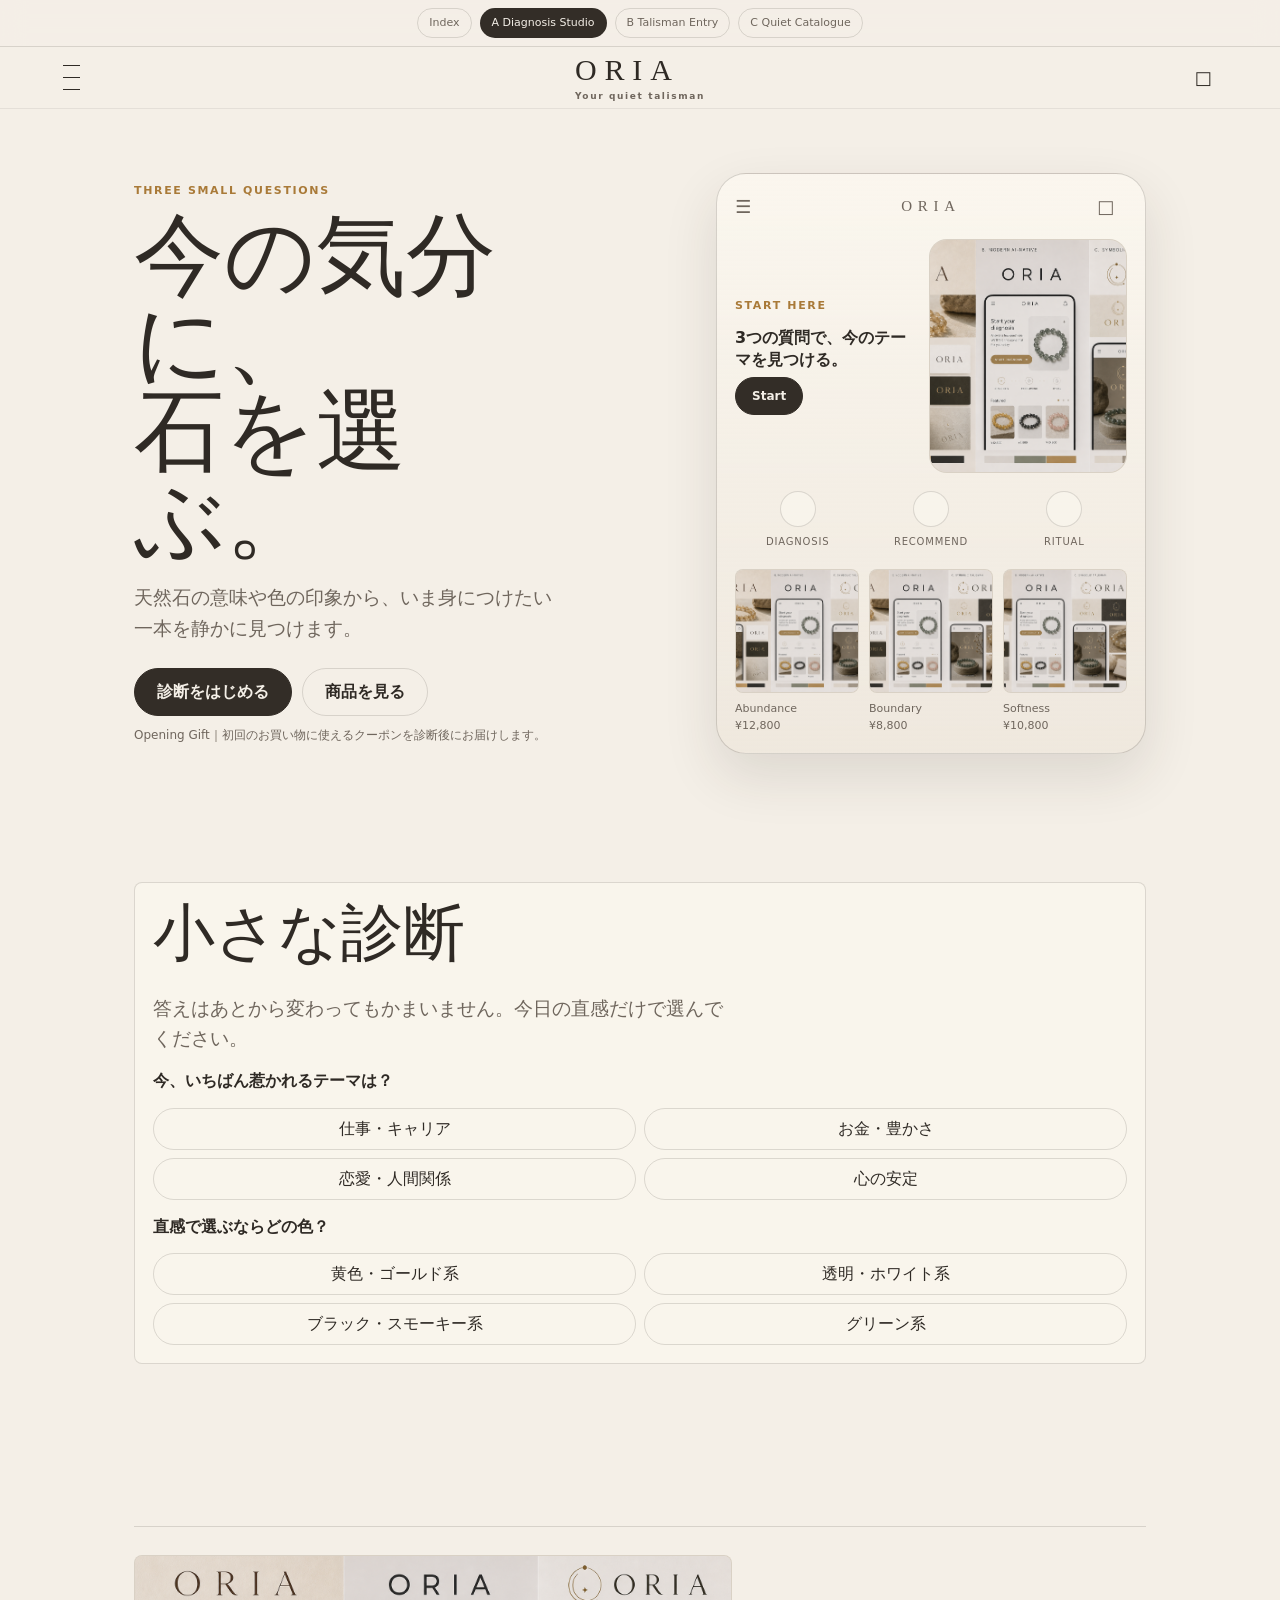
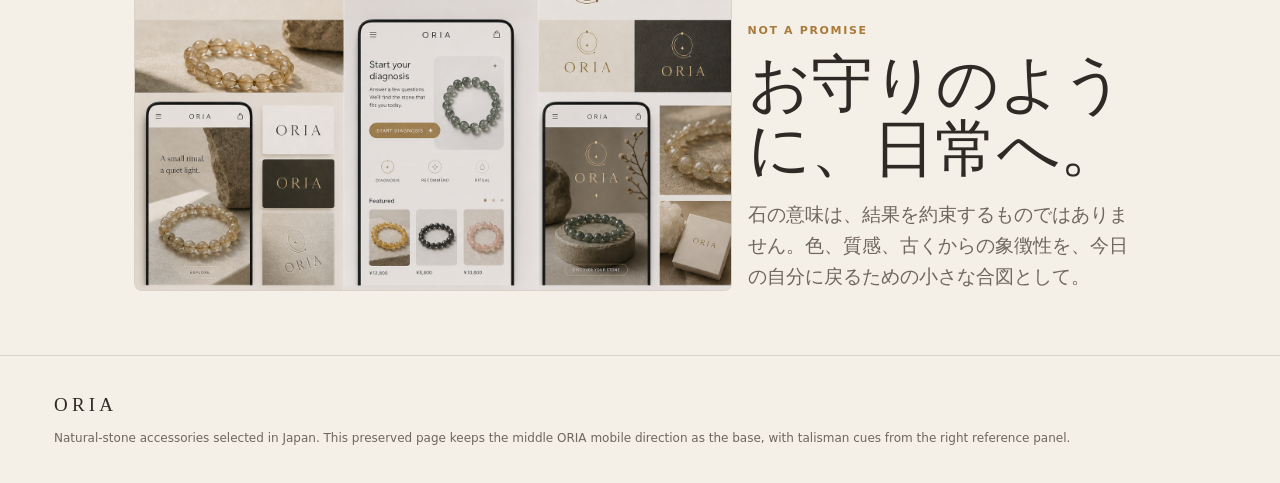
<file: oria/a.html>
<!doctype html>
<html lang="ja">
<head>
  <meta charset="utf-8">
  <meta name="viewport" content="width=device-width, initial-scale=1">
  <title>ORIA | Preserved A - Diagnosis Studio</title>
  <link rel="stylesheet" href="./oria-preserved-2026-07-09.css">
  <style>
    .hero-a {
      display: grid;
      grid-template-columns: minmax(0, 0.9fr) minmax(340px, 1.1fr);
      gap: clamp(26px, 6vw, 70px);
      align-items: center;
    }

    .phone-panel {
      display: grid;
      gap: 18px;
      max-width: 430px;
      margin-left: auto;
      border: 1px solid rgba(47, 42, 37, 0.18);
      border-radius: 30px;
      padding: 18px;
      background: linear-gradient(180deg, rgba(251, 247, 239, 0.88), rgba(232, 223, 210, 0.42));
      box-shadow: var(--shadow);
    }

    .phone-top {
      display: grid;
      grid-template-columns: 30px 1fr 30px;
      align-items: center;
      color: var(--sub);
      font-size: 18px;
    }

    .phone-logo {
      justify-self: center;
      font-family: Georgia, "Times New Roman", serif;
      font-size: 15px;
      letter-spacing: 0.38em;
    }

    .phone-hero {
      display: grid;
      grid-template-columns: 0.95fr 1.05fr;
      gap: 14px;
      align-items: center;
    }

    .phone-hero .image-frame {
      aspect-ratio: 1 / 1.18;
      border-radius: 18px;
    }

    .phone-hero img {
      object-position: 50% 48%;
    }

    .ritual-steps {
      display: grid;
      grid-template-columns: repeat(3, 1fr);
      gap: 8px;
      color: var(--sub);
      font-size: 10px;
      letter-spacing: 0.08em;
      text-align: center;
      text-transform: uppercase;
    }

    .ritual-steps span::before {
      display: block;
      width: 34px;
      height: 34px;
      margin: 0 auto 7px;
      border: 1px solid var(--line);
      border-radius: 50%;
      background: rgba(251, 247, 239, 0.62);
      content: "";
    }

    .featured-mini {
      display: grid;
      grid-template-columns: repeat(3, 1fr);
      gap: 10px;
    }

    .mini-card {
      display: grid;
      gap: 7px;
      color: var(--sub);
      font-size: 11px;
    }

    .mini-card .image-frame {
      aspect-ratio: 1 / 1;
    }

    .mini-card:nth-child(1) img { object-position: 48% 52%; }
    .mini-card:nth-child(2) img { object-position: 74% 50%; }
    .mini-card:nth-child(3) img { object-position: 92% 55%; }

    .talisman-strip {
      display: grid;
      grid-template-columns: 1.2fr 0.8fr;
      gap: 16px;
      align-items: end;
      margin-top: 34px;
      padding-top: 28px;
      border-top: 1px solid var(--line);
    }

    .talisman-strip .image-frame {
      aspect-ratio: 16 / 9;
    }

    .talisman-strip img {
      object-position: 85% 48%;
    }

    @media (max-width: 860px) {
      .hero-a,
      .phone-hero,
      .talisman-strip {
        grid-template-columns: 1fr;
      }

      .phone-panel {
        margin: 0;
      }
    }
  </style>
</head>
<body data-page="a">
  <nav class="preserved-nav" aria-label="Preserved homepage versions">
    <a href="./index.html">Index</a>
    <a href="./a.html" aria-current="page">A Diagnosis Studio</a>
    <a href="./b.html">B Talisman Entry</a>
    <a href="./c.html">C Quiet Catalogue</a>
  </nav>

  <header class="site-header">
    <button class="hamburger" aria-label="Menu"><span></span></button>
    <a class="brand" href="#">ORIA<small>Your quiet talisman</small></a>
    <button class="bag" aria-label="Cart">□</button>
  </header>

  <main>
    <section class="shell hero-a">
      <div class="reveal">
        <p class="eyebrow">Three small questions</p>
        <h1>今の気分に、<br>石を選ぶ。</h1>
        <p class="lead">天然石の意味や色の印象から、いま身につけたい一本を静かに見つけます。</p>
        <div class="actions">
          <a class="btn primary" href="#diagnosis">診断をはじめる</a>
          <a class="btn" href="#featured">商品を見る</a>
        </div>
        <p class="microcopy">Opening Gift｜初回のお買い物に使えるクーポンを診断後にお届けします。</p>
      </div>

      <div class="phone-panel reveal" aria-label="ORIA mobile homepage concept">
        <div class="phone-top">
          <span>☰</span>
          <span class="phone-logo">ORIA</span>
          <span>□</span>
        </div>
        <div class="phone-hero">
          <div>
            <p class="eyebrow">Start here</p>
            <h3>3つの質問で、今のテーマを見つける。</h3>
            <a class="btn primary slim" href="#diagnosis">Start</a>
          </div>
          <div class="image-frame">
            <img src="../assets/brand/name-validation/2026-07-08-oria-brand-visual-test-v0-1.png" alt="ORIA bracelet visual reference">
          </div>
        </div>
        <div class="ritual-steps" aria-label="Steps">
          <span>Diagnosis</span>
          <span>Recommend</span>
          <span>Ritual</span>
        </div>
        <div id="featured" class="featured-mini">
          <a class="mini-card" href="#">
            <div class="image-frame"><img src="../assets/brand/name-validation/2026-07-08-oria-brand-visual-test-v0-1.png" alt=""></div>
            <span>Abundance<br>¥12,800</span>
          </a>
          <a class="mini-card" href="#">
            <div class="image-frame"><img src="../assets/brand/name-validation/2026-07-08-oria-brand-visual-test-v0-1.png" alt=""></div>
            <span>Boundary<br>¥8,800</span>
          </a>
          <a class="mini-card" href="#">
            <div class="image-frame"><img src="../assets/brand/name-validation/2026-07-08-oria-brand-visual-test-v0-1.png" alt=""></div>
            <span>Softness<br>¥10,800</span>
          </a>
        </div>
      </div>
    </section>

    <section id="diagnosis" class="shell">
      <div class="quiz reveal">
        <div class="quiz-row">
          <h2>小さな診断</h2>
          <p class="lead">答えはあとから変わってもかまいません。今日の直感だけで選んでください。</p>
        </div>
        <div class="quiz-row">
          <h3>今、いちばん惹かれるテーマは？</h3>
          <div class="choice-grid">
            <button class="choice">仕事・キャリア</button>
            <button class="choice">お金・豊かさ</button>
            <button class="choice">恋愛・人間関係</button>
            <button class="choice">心の安定</button>
          </div>
        </div>
        <div class="quiz-row">
          <h3>直感で選ぶならどの色？</h3>
          <div class="choice-grid">
            <button class="choice">黄色・ゴールド系</button>
            <button class="choice">透明・ホワイト系</button>
            <button class="choice">ブラック・スモーキー系</button>
            <button class="choice">グリーン系</button>
          </div>
        </div>
        <p class="result-note" aria-live="polite">診断が完了しました。結果と Opening Gift は LINE または Email で受け取れます。</p>
      </div>
    </section>

    <section class="shell">
      <div class="talisman-strip reveal">
        <div class="image-frame">
          <img src="../assets/brand/name-validation/2026-07-08-oria-brand-visual-test-v0-1.png" alt="ORIA symbolic talisman reference">
        </div>
        <div>
          <p class="eyebrow">Not a promise</p>
          <h2>お守りのように、日常へ。</h2>
          <p class="lead">石の意味は、結果を約束するものではありません。色、質感、古くからの象徴性を、今日の自分に戻るための小さな合図として。</p>
        </div>
      </div>
    </section>
  </main>

  <footer class="footer">
    <strong>ORIA</strong>
    Natural-stone accessories selected in Japan. This preserved page keeps the middle ORIA mobile direction as the base, with talisman cues from the right reference panel.
  </footer>

  <script src="./oria-preserved-2026-07-09.js"></script>
</body>
</html>
</file>
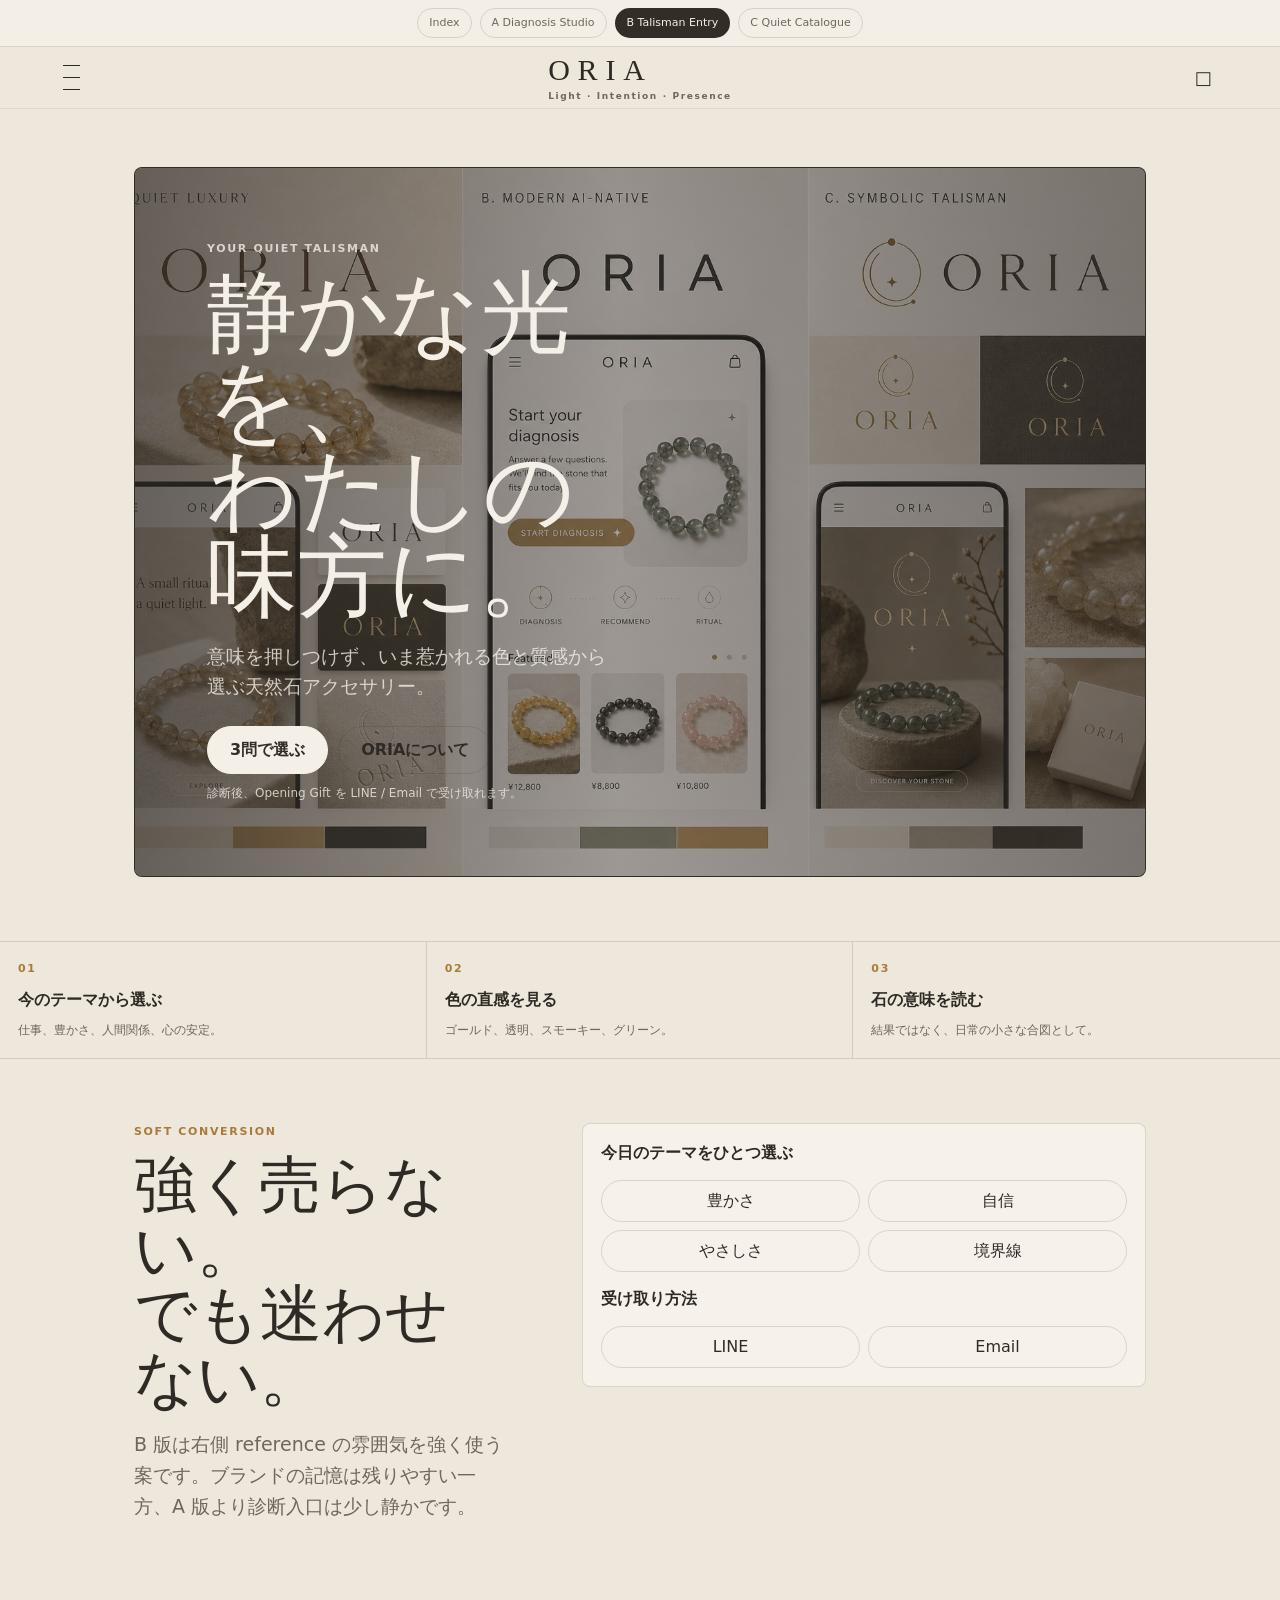
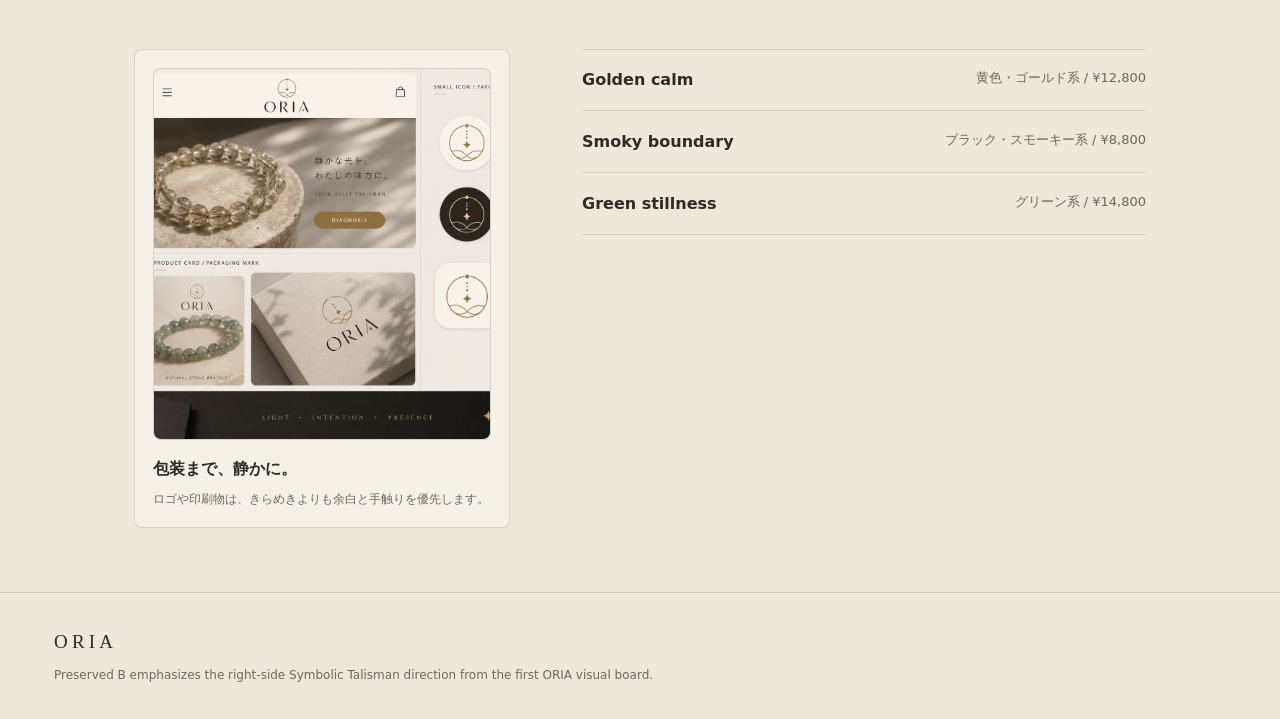
<file: oria/b.html>
<!doctype html>
<html lang="ja">
<head>
  <meta charset="utf-8">
  <meta name="viewport" content="width=device-width, initial-scale=1">
  <title>ORIA | Preserved B - Talisman Entry</title>
  <link rel="stylesheet" href="./oria-preserved-2026-07-09.css">
  <style>
    body {
      background: #eee7dc;
    }

    .hero-b {
      min-height: calc(100svh - 105px);
      display: grid;
      align-items: end;
      padding-top: clamp(26px, 5vw, 58px);
    }

    .cinema {
      position: relative;
      overflow: hidden;
      min-height: min(680px, 74svh);
      border: 1px solid rgba(47, 42, 37, 0.13);
      border-radius: var(--radius);
      background: var(--dark);
      color: var(--bg);
    }

    .cinema img {
      position: absolute;
      inset: 0;
      width: 100%;
      height: 100%;
      object-fit: cover;
      object-position: 86% 50%;
      opacity: 0.72;
    }

    .cinema::after {
      position: absolute;
      inset: 0;
      background: linear-gradient(90deg, rgba(47, 42, 37, 0.58), rgba(47, 42, 37, 0.16) 48%, rgba(47, 42, 37, 0.44));
      content: "";
    }

    .cinema-content {
      position: relative;
      z-index: 1;
      display: grid;
      max-width: 560px;
      min-height: min(680px, 74svh);
      align-content: center;
      padding: clamp(28px, 7vw, 72px);
    }

    .cinema .eyebrow,
    .cinema .lead,
    .cinema .microcopy {
      color: rgba(244, 239, 231, 0.8);
    }

    .cinema .btn.primary {
      border-color: var(--bg);
      background: var(--bg);
      color: var(--dark);
    }

    .quiet-links {
      display: grid;
      grid-template-columns: repeat(3, 1fr);
      border-top: 1px solid var(--line);
      border-bottom: 1px solid var(--line);
    }

    .quiet-links a {
      min-height: 112px;
      padding: 18px;
      border-right: 1px solid var(--line);
    }

    .quiet-links a:last-child {
      border-right: 0;
    }

    .split-section {
      display: grid;
      grid-template-columns: 0.8fr 1.2fr;
      gap: clamp(24px, 6vw, 72px);
      align-items: start;
    }

    .talisman-card {
      display: grid;
      gap: 18px;
      border: 1px solid var(--line);
      border-radius: var(--radius);
      padding: 18px;
      background: rgba(251, 247, 239, 0.62);
    }

    .talisman-card .image-frame {
      aspect-ratio: 1 / 1.1;
    }

    .talisman-card img {
      object-position: 88% 45%;
    }

    @media (max-width: 760px) {
      .cinema {
        min-height: 72svh;
      }

      .cinema-content {
        min-height: 72svh;
        justify-items: start;
      }

      .quiet-links,
      .split-section {
        grid-template-columns: 1fr;
      }

      .quiet-links a {
        min-height: auto;
        border-right: 0;
        border-bottom: 1px solid var(--line);
      }
    }
  </style>
</head>
<body data-page="b">
  <nav class="preserved-nav" aria-label="Preserved homepage versions">
    <a href="./index.html">Index</a>
    <a href="./a.html">A Diagnosis Studio</a>
    <a href="./b.html" aria-current="page">B Talisman Entry</a>
    <a href="./c.html">C Quiet Catalogue</a>
  </nav>

  <header class="site-header">
    <button class="hamburger" aria-label="Menu"><span></span></button>
    <a class="brand" href="#">ORIA<small>Light · Intention · Presence</small></a>
    <button class="bag" aria-label="Cart">□</button>
  </header>

  <main>
    <section class="shell hero-b">
      <div class="cinema reveal">
        <img src="../assets/brand/name-validation/2026-07-08-oria-brand-visual-test-v0-1.png" alt="ORIA talisman visual reference">
        <div class="cinema-content">
          <p class="eyebrow">Your quiet talisman</p>
          <h1>静かな光を、<br>わたしの味方に。</h1>
          <p class="lead">意味を押しつけず、いま惹かれる色と質感から選ぶ天然石アクセサリー。</p>
          <div class="actions">
            <a class="btn primary" href="#diagnosis">3問で選ぶ</a>
            <a class="btn" href="#ritual">ORIAについて</a>
          </div>
          <p class="microcopy">診断後、Opening Gift を LINE / Email で受け取れます。</p>
        </div>
      </div>
    </section>

    <section class="quiet-links reveal" aria-label="Quick paths">
      <a href="#diagnosis">
        <p class="eyebrow">01</p>
        <h3>今のテーマから選ぶ</h3>
        <p class="microcopy">仕事、豊かさ、人間関係、心の安定。</p>
      </a>
      <a href="#collection">
        <p class="eyebrow">02</p>
        <h3>色の直感を見る</h3>
        <p class="microcopy">ゴールド、透明、スモーキー、グリーン。</p>
      </a>
      <a href="#ritual">
        <p class="eyebrow">03</p>
        <h3>石の意味を読む</h3>
        <p class="microcopy">結果ではなく、日常の小さな合図として。</p>
      </a>
    </section>

    <section id="diagnosis" class="shell split-section">
      <div class="reveal">
        <p class="eyebrow">Soft conversion</p>
        <h2>強く売らない。<br>でも迷わせない。</h2>
        <p class="lead">B 版は右側 reference の雰囲気を強く使う案です。ブランドの記憶は残りやすい一方、A 版より診断入口は少し静かです。</p>
      </div>
      <div class="quiz reveal">
        <div class="quiz-row">
          <h3>今日のテーマをひとつ選ぶ</h3>
          <div class="choice-grid">
            <button class="choice">豊かさ</button>
            <button class="choice">自信</button>
            <button class="choice">やさしさ</button>
            <button class="choice">境界線</button>
          </div>
        </div>
        <div class="quiz-row">
          <h3>受け取り方法</h3>
          <div class="choice-grid">
            <button class="choice">LINE</button>
            <button class="choice">Email</button>
          </div>
        </div>
        <p class="result-note">あなたの診断結果を保存しました。Opening Gift の受け取りへ進めます。</p>
      </div>
    </section>

    <section id="ritual" class="shell split-section">
      <article class="talisman-card reveal">
        <div class="image-frame">
          <img src="../assets/brand/name-validation/2026-07-08-oria-logo-hero-test-v0-2.png" alt="ORIA packaging and mark reference">
        </div>
        <div>
          <h3>包装まで、静かに。</h3>
          <p class="microcopy">ロゴや印刷物は、きらめきよりも余白と手触りを優先します。</p>
        </div>
      </article>
      <div id="collection" class="product-line reveal">
        <a href="#"><strong>Golden calm</strong><span>黄色・ゴールド系 / ¥12,800</span></a>
        <a href="#"><strong>Smoky boundary</strong><span>ブラック・スモーキー系 / ¥8,800</span></a>
        <a href="#"><strong>Green stillness</strong><span>グリーン系 / ¥14,800</span></a>
      </div>
    </section>
  </main>

  <footer class="footer">
    <strong>ORIA</strong>
    Preserved B emphasizes the right-side Symbolic Talisman direction from the first ORIA visual board.
  </footer>

  <script src="./oria-preserved-2026-07-09.js"></script>
</body>
</html>
</file>
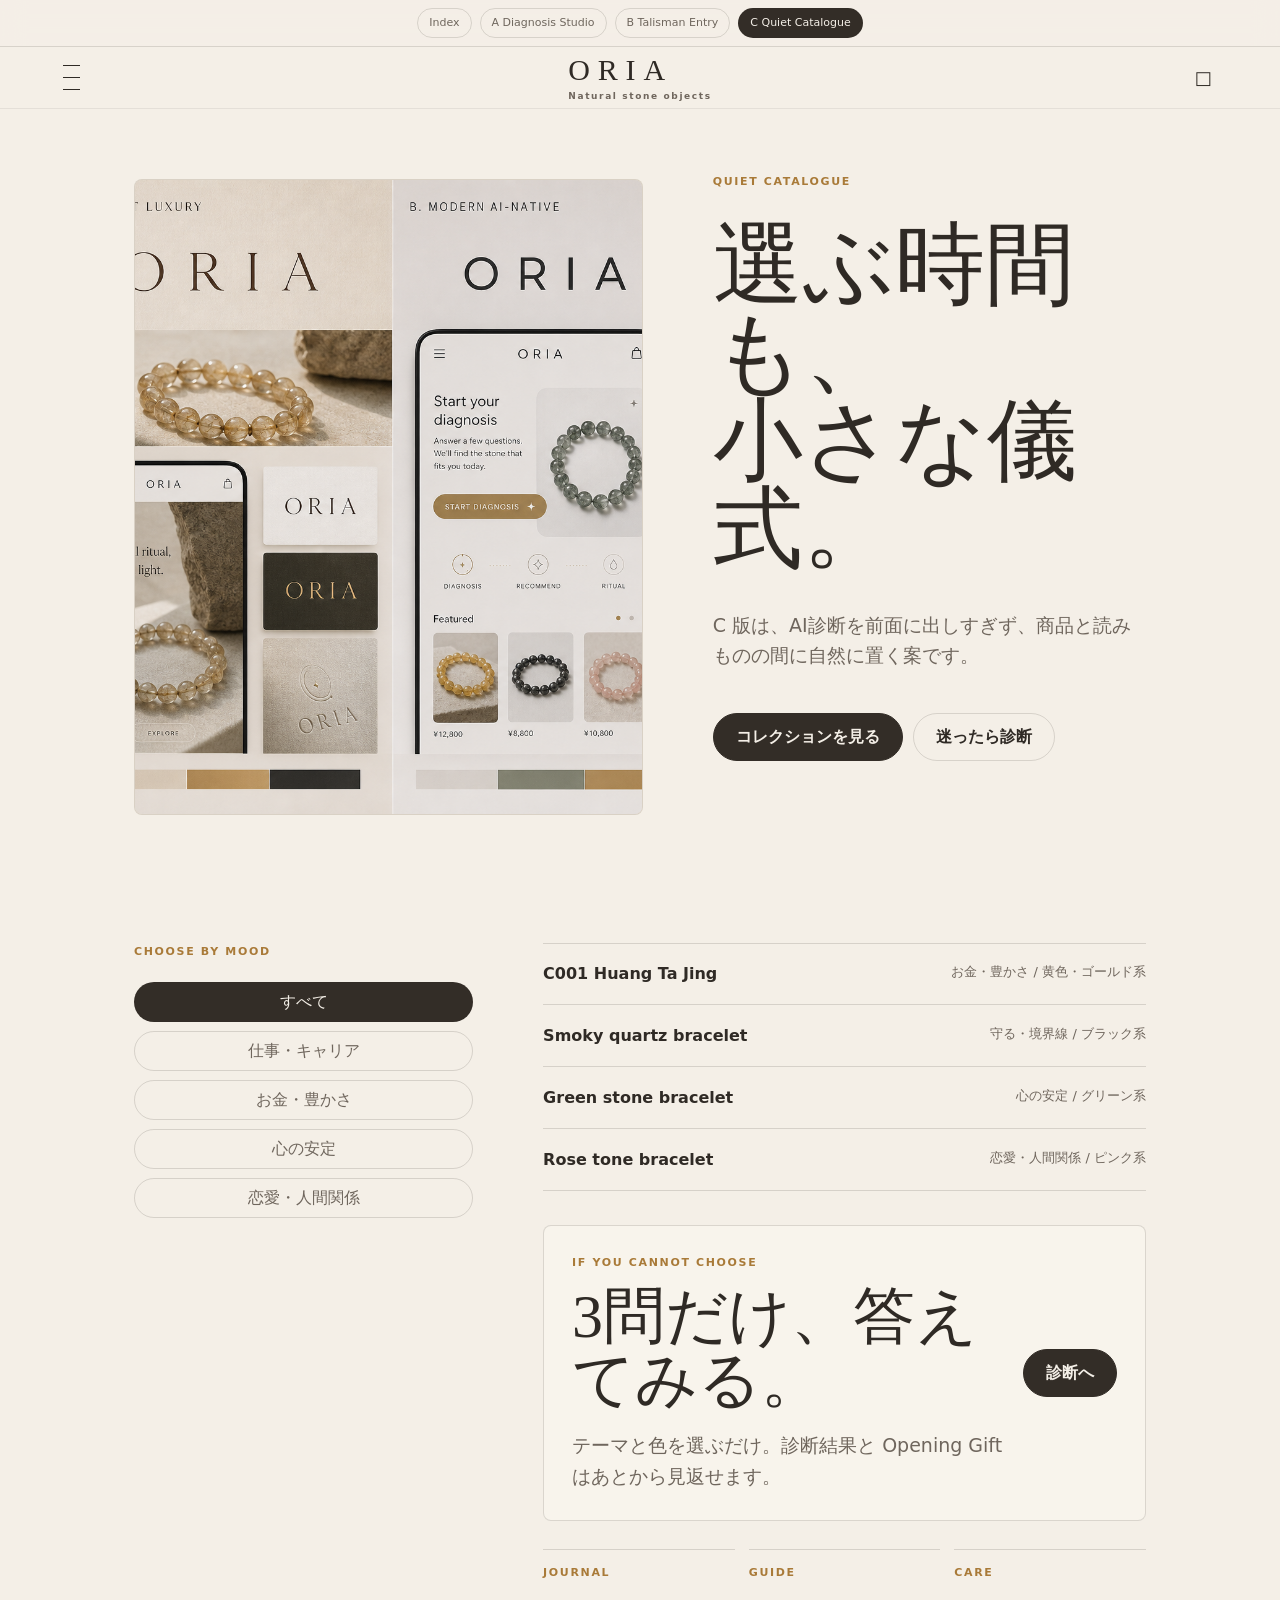
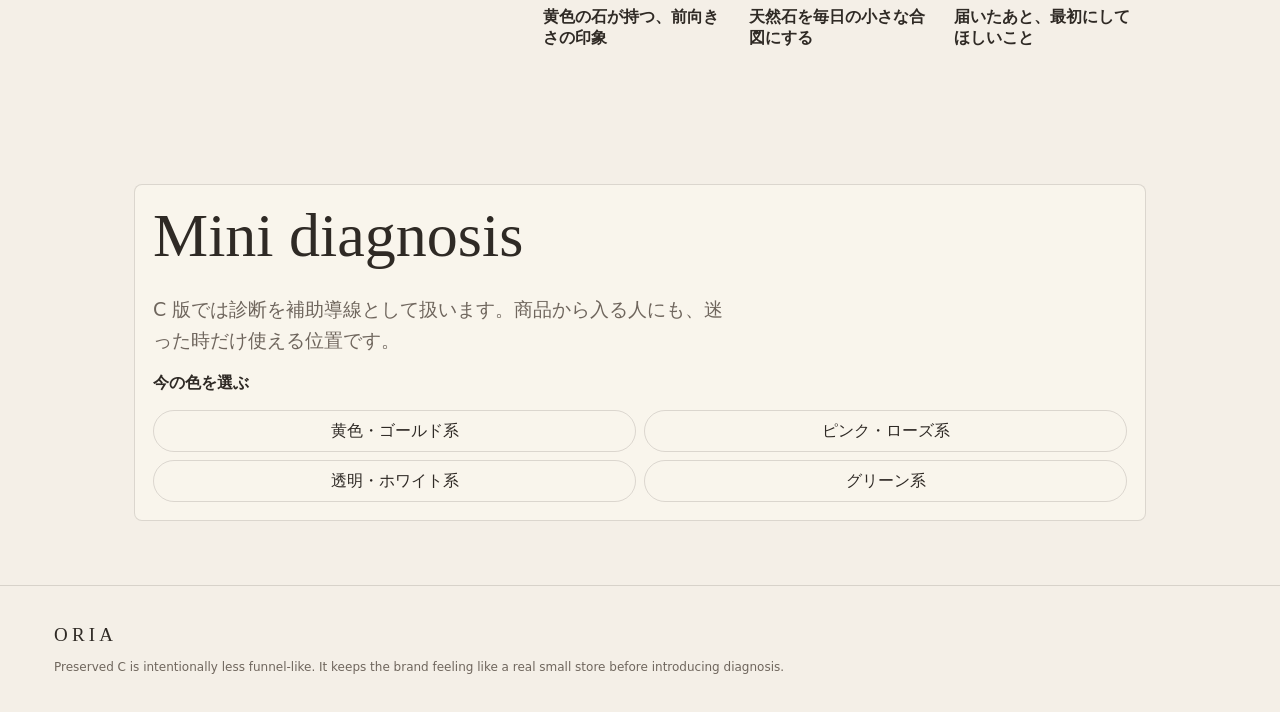
<file: oria/c.html>
<!doctype html>
<html lang="ja">
<head>
  <meta charset="utf-8">
  <meta name="viewport" content="width=device-width, initial-scale=1">
  <title>ORIA | Preserved C - Quiet Catalogue</title>
  <link rel="stylesheet" href="./oria-preserved-2026-07-09.css">
  <style>
    .hero-c {
      display: grid;
      grid-template-columns: minmax(0, 1.08fr) minmax(320px, 0.92fr);
      gap: clamp(24px, 6vw, 70px);
      align-items: end;
    }

    .editorial-image {
      aspect-ratio: 4 / 5;
      min-height: 420px;
    }

    .editorial-image img {
      object-position: 17% 52%;
    }

    .note-block {
      display: grid;
      gap: 18px;
      padding-bottom: clamp(12px, 5vw, 54px);
    }

    .catalogue {
      display: grid;
      grid-template-columns: 0.72fr 1.28fr;
      gap: clamp(22px, 6vw, 70px);
      align-items: start;
    }

    .filter-list {
      display: grid;
      gap: 9px;
      position: sticky;
      top: 96px;
    }

    .filter-list button {
      min-height: 40px;
      border: 1px solid var(--line);
      border-radius: 999px;
      background: transparent;
      color: var(--sub);
      cursor: pointer;
    }

    .filter-list button.is-selected {
      background: var(--dark);
      color: var(--bg);
    }

    .journal-strip {
      display: grid;
      grid-template-columns: repeat(3, 1fr);
      gap: 14px;
      margin-top: 28px;
    }

    .journal-card {
      display: grid;
      gap: 12px;
      border-top: 1px solid var(--line);
      padding-top: 14px;
    }

    .diagnosis-band {
      display: grid;
      grid-template-columns: 1fr auto;
      gap: 20px;
      align-items: center;
      margin-top: 34px;
      border: 1px solid var(--line);
      border-radius: var(--radius);
      padding: clamp(18px, 4vw, 28px);
      background: rgba(251, 247, 239, 0.62);
    }

    @media (max-width: 820px) {
      .hero-c,
      .catalogue,
      .journal-strip,
      .diagnosis-band {
        grid-template-columns: 1fr;
      }

      .editorial-image {
        min-height: 0;
      }

      .filter-list {
        position: static;
      }
    }
  </style>
</head>
<body data-page="c">
  <nav class="preserved-nav" aria-label="Preserved homepage versions">
    <a href="./index.html">Index</a>
    <a href="./a.html">A Diagnosis Studio</a>
    <a href="./b.html">B Talisman Entry</a>
    <a href="./c.html" aria-current="page">C Quiet Catalogue</a>
  </nav>

  <header class="site-header">
    <button class="hamburger" aria-label="Menu"><span></span></button>
    <a class="brand" href="#">ORIA<small>Natural stone objects</small></a>
    <button class="bag" aria-label="Cart">□</button>
  </header>

  <main>
    <section class="shell hero-c">
      <div class="image-frame editorial-image reveal">
        <img src="../assets/brand/name-validation/2026-07-08-oria-brand-visual-test-v0-1.png" alt="ORIA quiet luxury bracelet reference">
      </div>
      <div class="note-block reveal">
        <p class="eyebrow">Quiet catalogue</p>
        <h1>選ぶ時間も、<br>小さな儀式。</h1>
        <p class="lead">C 版は、AI診断を前面に出しすぎず、商品と読みものの間に自然に置く案です。</p>
        <div class="actions">
          <a class="btn primary" href="#collection">コレクションを見る</a>
          <a class="btn" href="#diagnosis">迷ったら診断</a>
        </div>
      </div>
    </section>

    <section id="collection" class="shell catalogue">
      <aside class="filter-list reveal" aria-label="Theme filters">
        <p class="eyebrow">Choose by mood</p>
        <button class="is-selected">すべて</button>
        <button>仕事・キャリア</button>
        <button>お金・豊かさ</button>
        <button>心の安定</button>
        <button>恋愛・人間関係</button>
      </aside>

      <div class="reveal">
        <div class="product-line">
          <a href="#"><strong>C001 Huang Ta Jing</strong><span>お金・豊かさ / 黄色・ゴールド系</span></a>
          <a href="#"><strong>Smoky quartz bracelet</strong><span>守る・境界線 / ブラック系</span></a>
          <a href="#"><strong>Green stone bracelet</strong><span>心の安定 / グリーン系</span></a>
          <a href="#"><strong>Rose tone bracelet</strong><span>恋愛・人間関係 / ピンク系</span></a>
        </div>

        <div id="diagnosis" class="diagnosis-band">
          <div>
            <p class="eyebrow">If you cannot choose</p>
            <h2>3問だけ、答えてみる。</h2>
            <p class="lead">テーマと色を選ぶだけ。診断結果と Opening Gift はあとから見返せます。</p>
          </div>
          <a class="btn primary" href="#mini">診断へ</a>
        </div>

        <div class="journal-strip" aria-label="Journal links">
          <a class="journal-card" href="#">
            <p class="eyebrow">Journal</p>
            <h3>黄色の石が持つ、前向きさの印象</h3>
          </a>
          <a class="journal-card" href="#">
            <p class="eyebrow">Guide</p>
            <h3>天然石を毎日の小さな合図にする</h3>
          </a>
          <a class="journal-card" href="#">
            <p class="eyebrow">Care</p>
            <h3>届いたあと、最初にしてほしいこと</h3>
          </a>
        </div>
      </div>
    </section>

    <section id="mini" class="shell">
      <div class="quiz reveal">
        <div class="quiz-row">
          <h2>Mini diagnosis</h2>
          <p class="lead">C 版では診断を補助導線として扱います。商品から入る人にも、迷った時だけ使える位置です。</p>
        </div>
        <div class="quiz-row">
          <h3>今の色を選ぶ</h3>
          <div class="choice-grid">
            <button class="choice">黄色・ゴールド系</button>
            <button class="choice">ピンク・ローズ系</button>
            <button class="choice">透明・ホワイト系</button>
            <button class="choice">グリーン系</button>
          </div>
        </div>
        <p class="result-note">選択を保存しました。おすすめ商品へ進めます。</p>
      </div>
    </section>
  </main>

  <footer class="footer">
    <strong>ORIA</strong>
    Preserved C is intentionally less funnel-like. It keeps the brand feeling like a real small store before introducing diagnosis.
  </footer>

  <script src="./oria-preserved-2026-07-09.js"></script>
</body>
</html>
</file>
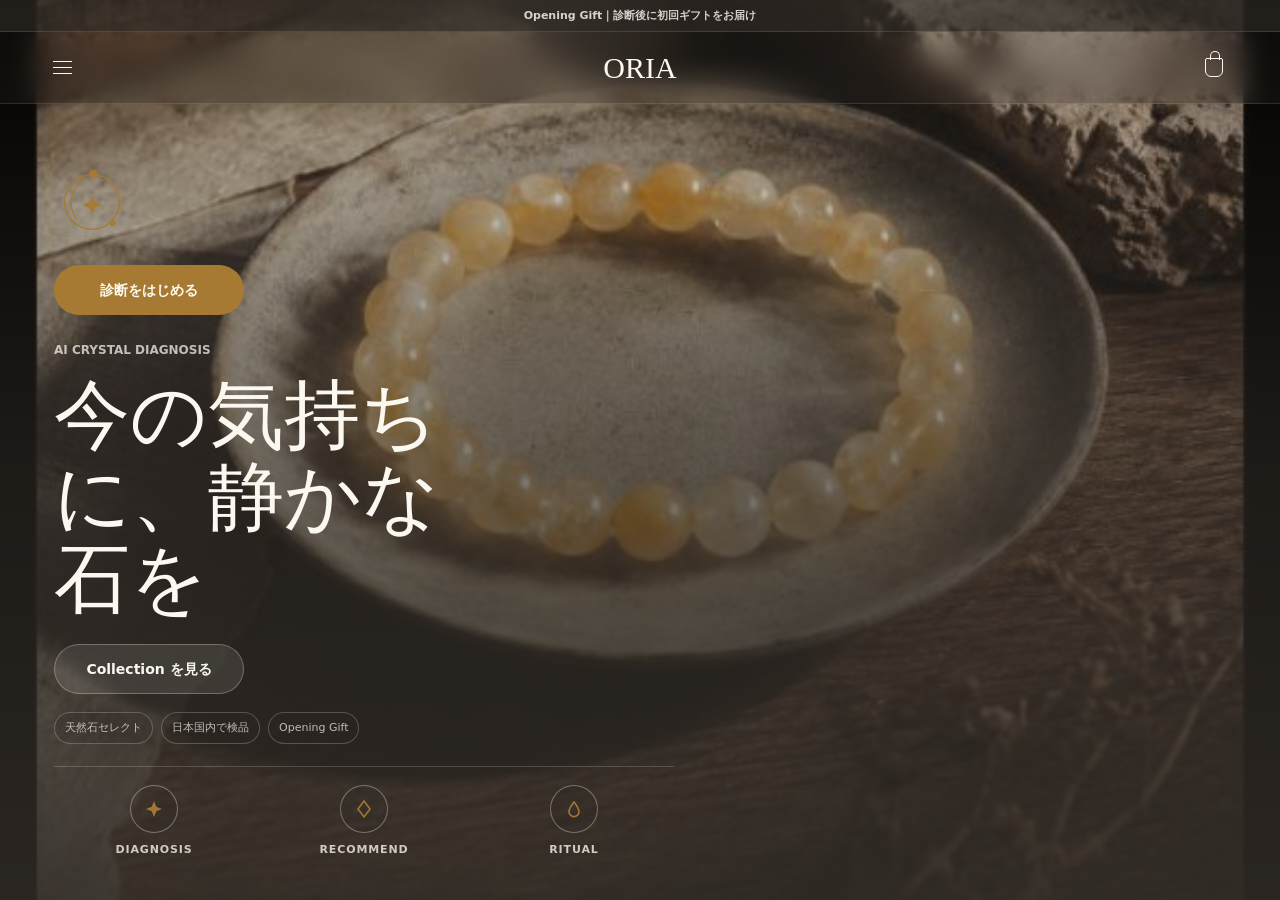
<file: oria/first-screen-v0.1.html>
<!doctype html>
<html lang="ja">
<head>
  <meta charset="utf-8">
  <meta name="viewport" content="width=device-width, initial-scale=1">
  <title>ORIA | First Screen v0.1</title>
  <style>
    :root {
      --ivory: #f4efe7;
      --paper: #fbf8f1;
      --sage: #858c7b;
      --gold: #a77a34;
      --charcoal: #2f2a25;
      --ink-soft: rgba(251, 248, 241, 0.84);
      --line-light: rgba(251, 248, 241, 0.28);
      --line-dark: rgba(47, 42, 37, 0.16);
    }

    * {
      box-sizing: border-box;
    }

    html {
      min-height: 100%;
      background: var(--charcoal);
    }

    body {
      min-height: 100%;
      margin: 0;
      color: var(--paper);
      background: var(--charcoal);
      font-family: "Hiragino Kaku Gothic ProN", "Yu Gothic", system-ui, sans-serif;
      line-height: 1.58;
    }

    a,
    button {
      color: inherit;
      font: inherit;
    }

    a {
      text-decoration: none;
    }

    button {
      border: 0;
      background: transparent;
      cursor: pointer;
    }

    .page {
      min-height: 100svh;
      background:
        linear-gradient(180deg, rgba(47, 42, 37, 0.08) 0%, rgba(47, 42, 37, 0.64) 54%, rgba(47, 42, 37, 0.9) 100%),
        url("../assets/ai-visuals/C001/2026-07-07/C001-ai-visual-v3-fullscreen-ui.png") center / cover;
    }

    .header {
      position: fixed;
      z-index: 10;
      top: 32px;
      left: 0;
      right: 0;
      display: grid;
      grid-template-columns: 44px 1fr 44px;
      min-height: 64px;
      align-items: center;
      padding: 0 18px;
      border-bottom: 1px solid rgba(251, 248, 241, 0.12);
      background: rgba(47, 42, 37, 0.22);
      backdrop-filter: blur(14px);
    }

    .top-gift {
      position: fixed;
      z-index: 11;
      top: 0;
      left: 0;
      right: 0;
      display: flex;
      min-height: 32px;
      align-items: center;
      justify-content: center;
      padding: 6px 14px;
      border-bottom: 1px solid rgba(251, 248, 241, 0.12);
      background: rgba(47, 42, 37, 0.72);
      color: rgba(251, 248, 241, 0.82);
      font-size: 11px;
      font-weight: 700;
    }

    .brand {
      justify-self: center;
      color: var(--paper);
      font-family: Georgia, "Times New Roman", serif;
      font-size: 24px;
      font-weight: 400;
      letter-spacing: 0;
    }

    .icon-button {
      display: grid;
      width: 40px;
      height: 40px;
      place-items: center;
    }

    .menu-icon,
    .menu-icon::before,
    .menu-icon::after {
      display: block;
      width: 19px;
      height: 1px;
      background: currentColor;
      content: "";
    }

    .menu-icon::before {
      transform: translateY(-6px);
    }

    .menu-icon::after {
      transform: translateY(5px);
    }

    .bag-icon {
      position: relative;
      width: 18px;
      height: 19px;
      border: 1.4px solid currentColor;
      border-radius: 2px 2px 6px 6px;
    }

    .bag-icon::before {
      position: absolute;
      top: -8px;
      left: 4px;
      width: 8px;
      height: 8px;
      border: 1.4px solid currentColor;
      border-bottom: 0;
      border-radius: 8px 8px 0 0;
      content: "";
    }

    .hero-mark {
      width: 76px;
      height: 76px;
      margin-bottom: 18px;
      color: rgba(167, 122, 52, 0.94);
    }

    .hero {
      display: grid;
      min-height: 100svh;
      align-items: end;
      padding: 96px 20px 28px;
    }

    .hero-inner {
      width: min(100%, 460px);
    }

    .kicker {
      margin: 0 0 14px;
      color: rgba(251, 248, 241, 0.72);
      font-size: 12px;
      font-weight: 700;
      letter-spacing: 0;
      text-transform: uppercase;
    }

    h1 {
      max-width: 10ch;
      margin: 0;
      color: var(--paper);
      font-family: "Hiragino Mincho ProN", "Yu Mincho", Georgia, serif;
      font-size: 46px;
      font-weight: 400;
      line-height: 1.08;
      letter-spacing: 0;
    }

    .actions {
      display: grid;
      grid-template-columns: 1fr;
      gap: 10px;
      margin-top: 22px;
    }

    .button {
      display: inline-flex;
      min-height: 50px;
      align-items: center;
      justify-content: center;
      border: 1px solid var(--line-light);
      border-radius: 999px;
      padding: 0 22px;
      background: rgba(251, 248, 241, 0.1);
      color: var(--paper);
      font-size: 14px;
      font-weight: 700;
    }

    .button-primary {
      border-color: rgba(167, 122, 52, 0.72);
      background: var(--gold);
      color: #fffaf0;
    }

    .primary-action {
      margin: 0 0 26px;
    }

    .secondary-action {
      margin-top: 24px;
    }

    .signals {
      display: flex;
      flex-wrap: wrap;
      gap: 8px;
      margin-top: 18px;
      color: rgba(251, 248, 241, 0.72);
      font-size: 11px;
    }

    .signals span {
      border: 1px solid rgba(251, 248, 241, 0.22);
      border-radius: 999px;
      padding: 6px 10px;
      background: rgba(47, 42, 37, 0.16);
    }

    .process-strip {
      display: grid;
      grid-template-columns: repeat(3, 1fr);
      gap: 10px;
      margin-top: 22px;
      padding-top: 18px;
      border-top: 1px solid rgba(251, 248, 241, 0.18);
    }

    .process-item {
      display: grid;
      justify-items: center;
      gap: 8px;
      color: rgba(251, 248, 241, 0.78);
      text-align: center;
    }

    .process-icon {
      display: grid;
      width: 48px;
      height: 48px;
      place-items: center;
      border: 1px solid rgba(251, 248, 241, 0.34);
      border-radius: 50%;
      color: rgba(167, 122, 52, 0.96);
      background: rgba(47, 42, 37, 0.16);
    }

    .process-item strong {
      font-size: 10px;
      font-weight: 700;
      letter-spacing: 0.08em;
      text-transform: uppercase;
    }

    @media (min-width: 720px) {
      .header {
        min-height: 72px;
        padding: 0 42px;
      }

      .brand {
        font-size: 30px;
      }

      .hero {
        padding: 120px 54px 42px;
      }

      .hero-inner {
        width: min(100%, 620px);
      }

      h1 {
        max-width: 11ch;
        font-size: 76px;
      }

      .actions {
        display: flex;
        flex-wrap: wrap;
      }

      .button {
        min-width: 190px;
      }

      .process-item strong {
        font-size: 11px;
      }
    }
  </style>
</head>
<body>
  <div class="page">
    <div class="top-gift">Opening Gift｜診断後に初回ギフトをお届け</div>
    <header class="header" aria-label="ORIA header">
      <button class="icon-button" type="button" aria-label="Menu"><span class="menu-icon"></span></button>
      <a class="brand" href="#">ORIA</a>
      <button class="icon-button" type="button" aria-label="Cart"><span class="bag-icon"></span></button>
    </header>

    <main class="hero">
      <section class="hero-inner" aria-labelledby="hero-title">
        <svg class="hero-mark" viewBox="0 0 100 100" aria-hidden="true">
          <circle cx="50" cy="50" r="36" fill="none" stroke="currentColor" stroke-width="1.8"/>
          <path d="M29 72C18 55 20 33 40 19" fill="none" stroke="currentColor" stroke-width="1.8" stroke-linecap="round"/>
          <circle cx="52" cy="13" r="5.5" fill="currentColor"/>
          <circle cx="77" cy="78" r="4" fill="currentColor"/>
          <path d="M50 42l4 8 8 4-8 4-4 8-4-8-8-4 8-4z" fill="currentColor"/>
        </svg>
        <div class="primary-action" aria-label="Primary action">
          <a class="button button-primary" href="#diagnosis">診断をはじめる</a>
        </div>
        <p class="kicker">AI Crystal Diagnosis</p>
        <h1 id="hero-title">今の気持ちに、静かな石を</h1>
        <div class="actions secondary-action" aria-label="Secondary action">
          <a class="button" href="#collection">Collection を見る</a>
        </div>
        <div class="signals" aria-label="Trust signals">
          <span>天然石セレクト</span>
          <span>日本国内で検品</span>
          <span>Opening Gift</span>
        </div>
        <div class="process-strip" aria-label="Process">
          <div class="process-item">
            <span class="process-icon" aria-hidden="true">
              <svg width="20" height="20" viewBox="0 0 20 20">
                <path d="M10 2l2.3 5.7L18 10l-5.7 2.3L10 18l-2.3-5.7L2 10l5.7-2.3z" fill="currentColor"/>
              </svg>
            </span>
            <strong>Diagnosis</strong>
          </div>
          <div class="process-item">
            <span class="process-icon" aria-hidden="true">
              <svg width="20" height="20" viewBox="0 0 20 20">
                <path d="M10 2l6 8-6 8-6-8z" fill="none" stroke="currentColor" stroke-width="1.6"/>
              </svg>
            </span>
            <strong>Recommend</strong>
          </div>
          <div class="process-item">
            <span class="process-icon" aria-hidden="true">
              <svg width="20" height="20" viewBox="0 0 20 20">
                <path d="M10 3C7 6.9 5 9.7 5 12.6A5 5 0 0 0 15 12.6C15 9.7 13 6.9 10 3z" fill="none" stroke="currentColor" stroke-width="1.6"/>
              </svg>
            </span>
            <strong>Ritual</strong>
          </div>
        </div>
      </section>
    </main>
  </div>
</body>
</html>
</file>
<file: oria/oria-preserved-2026-07-09.css>
:root {
  --bg: #f4efe7;
  --paper: #fbf7ef;
  --surface: #e8dfd2;
  --text: #2f2a25;
  --sub: #6f665d;
  --accent: #a97a38;
  --dark: #332d27;
  --line: rgba(47, 42, 37, 0.15);
  --soft-line: rgba(47, 42, 37, 0.08);
  --green: #8a9a73;
  --rose: #c48d8a;
  --blue: #8e9aa0;
  --smoke: #5f5a52;
  --shadow: 0 22px 54px rgba(47, 42, 37, 0.12);
  --radius: 8px;
}

* {
  box-sizing: border-box;
}

html {
  scroll-behavior: smooth;
}

body {
  margin: 0;
  color: var(--text);
  background: var(--bg);
  font-family: "Hiragino Kaku Gothic ProN", "Yu Gothic", system-ui, sans-serif;
  line-height: 1.62;
}

a {
  color: inherit;
  text-decoration: none;
}

button,
input {
  font: inherit;
}

img {
  display: block;
  max-width: 100%;
}

.preserved-nav {
  position: sticky;
  z-index: 30;
  top: 0;
  display: flex;
  min-height: 42px;
  align-items: center;
  justify-content: center;
  gap: 8px;
  padding: 8px 12px;
  background: rgba(244, 239, 231, 0.94);
  border-bottom: 1px solid var(--line);
  backdrop-filter: blur(12px);
}

.preserved-nav a {
  display: inline-flex;
  min-height: 30px;
  align-items: center;
  border: 1px solid var(--line);
  border-radius: 999px;
  padding: 0 11px;
  color: var(--sub);
  font-size: 11px;
}

.preserved-nav a[aria-current="page"] {
  background: var(--dark);
  color: var(--bg);
}

.site-header {
  display: grid;
  grid-template-columns: 40px 1fr 40px;
  min-height: 62px;
  align-items: center;
  padding: 0 clamp(16px, 5vw, 54px);
  border-bottom: 1px solid var(--soft-line);
}

.hamburger,
.bag {
  display: inline-grid;
  width: 34px;
  height: 34px;
  place-items: center;
  border: 0;
  background: transparent;
  color: var(--text);
  cursor: pointer;
}

.hamburger span,
.hamburger::before,
.hamburger::after {
  display: block;
  width: 17px;
  height: 1px;
  background: currentColor;
  content: "";
}

.hamburger {
  gap: 5px;
}

.bag {
  font-size: 18px;
}

.brand {
  justify-self: center;
  font-family: Georgia, "Times New Roman", serif;
  font-size: clamp(20px, 5vw, 30px);
  font-weight: 400;
  letter-spacing: 0.26em;
  line-height: 1;
}

.brand small {
  display: block;
  margin-top: 7px;
  color: var(--sub);
  font-family: "Hiragino Kaku Gothic ProN", "Yu Gothic", system-ui, sans-serif;
  font-size: 9px;
  font-weight: 600;
  letter-spacing: 0.18em;
  text-align: center;
}

.shell {
  width: min(1120px, 100%);
  margin: 0 auto;
  padding: clamp(22px, 5vw, 64px) clamp(16px, 5vw, 54px);
}

.eyebrow {
  margin: 0 0 12px;
  color: var(--accent);
  font-size: 11px;
  font-weight: 700;
  letter-spacing: 0.15em;
  text-transform: uppercase;
}

h1,
h2,
h3,
p {
  margin-top: 0;
}

h1,
h2 {
  font-family: Georgia, "Times New Roman", serif;
  font-weight: 400;
  letter-spacing: 0;
}

h1 {
  margin-bottom: 0;
  font-size: clamp(42px, 13vw, 90px);
  line-height: 0.98;
}

h2 {
  margin-bottom: 0;
  font-size: clamp(31px, 8vw, 62px);
  line-height: 1.04;
}

h3 {
  margin-bottom: 7px;
  font-size: 16px;
  font-weight: 600;
  line-height: 1.35;
}

.lead {
  max-width: 580px;
  margin: 18px 0 0;
  color: var(--sub);
  font-size: clamp(15px, 4vw, 19px);
}

.microcopy {
  margin: 10px 0 0;
  color: var(--sub);
  font-size: 12px;
}

.actions {
  display: flex;
  flex-wrap: wrap;
  gap: 10px;
  margin-top: 24px;
}

.btn {
  display: inline-flex;
  min-height: 48px;
  align-items: center;
  justify-content: center;
  border: 1px solid var(--line);
  border-radius: 999px;
  padding: 0 22px;
  background: transparent;
  color: var(--text);
  font-weight: 700;
  cursor: pointer;
  transition: transform 180ms ease, border-color 180ms ease, background 180ms ease;
}

.btn:hover {
  transform: translateY(-1px);
  border-color: rgba(47, 42, 37, 0.34);
}

.btn.primary {
  border-color: var(--dark);
  background: var(--dark);
  color: var(--bg);
}

.btn.slim {
  min-height: 38px;
  padding: 0 16px;
  font-size: 12px;
}

.image-frame {
  overflow: hidden;
  border: 1px solid var(--soft-line);
  border-radius: var(--radius);
  background: var(--surface);
}

.image-frame img {
  width: 100%;
  height: 100%;
  object-fit: cover;
}

.quiz {
  display: grid;
  gap: 16px;
  border: 1px solid var(--line);
  border-radius: var(--radius);
  padding: 18px;
  background: rgba(251, 247, 239, 0.72);
}

.quiz-row {
  display: grid;
  gap: 9px;
}

.choice-grid {
  display: grid;
  grid-template-columns: repeat(2, minmax(0, 1fr));
  gap: 8px;
}

.choice {
  min-height: 42px;
  border: 1px solid var(--line);
  border-radius: 999px;
  background: transparent;
  color: var(--text);
  cursor: pointer;
}

.choice.is-selected {
  border-color: var(--dark);
  background: var(--dark);
  color: var(--bg);
}

.result-note {
  display: none;
  margin: 0;
  padding-top: 10px;
  border-top: 1px solid var(--line);
  color: var(--sub);
  font-size: 13px;
}

.result-note.is-visible {
  display: block;
}

.product-line {
  display: grid;
  gap: 1px;
  border-top: 1px solid var(--line);
}

.product-line a {
  display: grid;
  grid-template-columns: 1fr auto;
  gap: 16px;
  padding: 17px 0;
  border-bottom: 1px solid var(--line);
}

.product-line span {
  color: var(--sub);
  font-size: 13px;
}

.footer {
  padding: 34px clamp(16px, 5vw, 54px);
  border-top: 1px solid var(--line);
  color: var(--sub);
  font-size: 12px;
}

.footer strong {
  display: block;
  margin-bottom: 8px;
  color: var(--text);
  font-family: Georgia, "Times New Roman", serif;
  font-size: 19px;
  font-weight: 400;
  letter-spacing: 0.22em;
}

.reveal {
  opacity: 0;
  transform: translateY(10px);
  transition: opacity 650ms ease, transform 650ms ease;
}

.reveal.is-visible {
  opacity: 1;
  transform: translateY(0);
}

.index-grid {
  display: grid;
  grid-template-columns: repeat(3, minmax(0, 1fr));
  gap: 16px;
  margin-top: 28px;
}

.index-card {
  display: grid;
  gap: 14px;
  border: 1px solid var(--line);
  border-radius: var(--radius);
  padding: 16px;
  background: rgba(251, 247, 239, 0.6);
}

.index-card .image-frame {
  aspect-ratio: 4 / 3;
}

@media (max-width: 760px) {
  .preserved-nav {
    overflow-x: auto;
    justify-content: flex-start;
  }

  .choice-grid,
  .index-grid {
    grid-template-columns: 1fr;
  }

  .actions .btn {
    width: 100%;
  }
}

@media (prefers-reduced-motion: reduce) {
  html {
    scroll-behavior: auto;
  }

  *,
  *::before,
  *::after {
    transition: none !important;
  }

  .reveal {
    opacity: 1;
    transform: none;
  }
}
</file>
